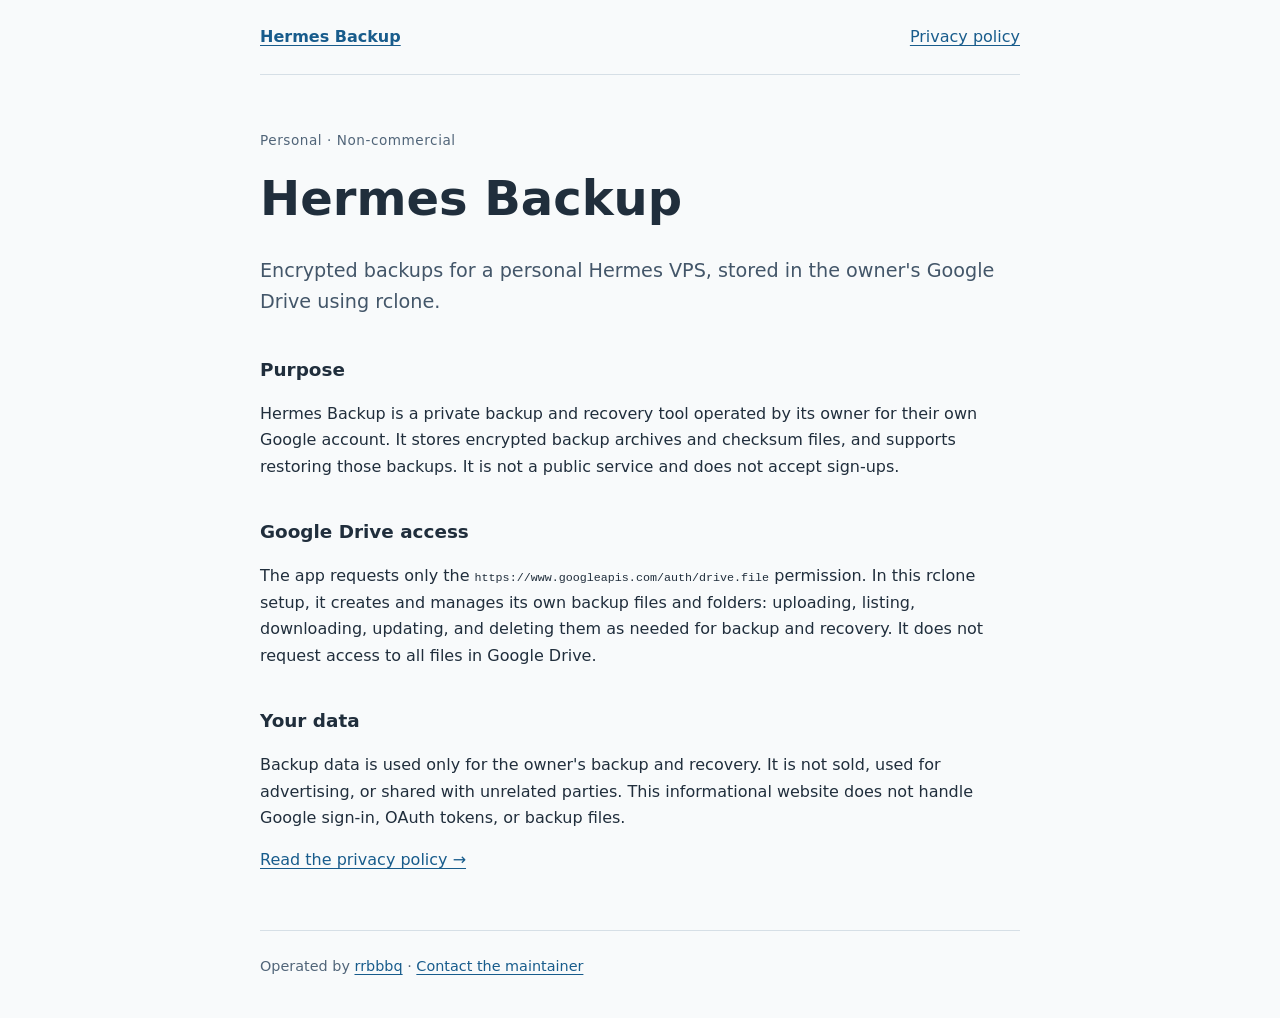
<file: index.html>
<!doctype html>
<html lang="en">
<head>
  <meta charset="utf-8">
  <meta name="viewport" content="width=device-width, initial-scale=1">
  <meta name="description" content="Hermes Backup is a personal, non-commercial rclone tool for encrypted Google Drive backups.">
  <title>Hermes Backup</title>
  <link rel="icon" href="data:,">
  <link rel="stylesheet" href="style.css">
</head>
<body>
  <header><nav aria-label="Main"><a href="./" aria-current="page">Hermes Backup</a><a href="privacy.html">Privacy policy</a></nav></header>
  <main>
    <p class="eyebrow">Personal · Non-commercial</p>
    <h1>Hermes Backup</h1>
    <p class="intro">Encrypted backups for a personal Hermes VPS, stored in the owner's Google Drive using rclone.</p>
    <h2>Purpose</h2>
    <p>Hermes Backup is a private backup and recovery tool operated by its owner for their own Google account. It stores encrypted backup archives and checksum files, and supports restoring those backups. It is not a public service and does not accept sign-ups.</p>
    <h2>Google Drive access</h2>
    <p>The app requests only the <code>https://www.googleapis.com/auth/drive.file</code> permission. In this rclone setup, it creates and manages its own backup files and folders: uploading, listing, downloading, updating, and deleting them as needed for backup and recovery. It does not request access to all files in Google Drive.</p>
    <h2>Your data</h2>
    <p>Backup data is used only for the owner's backup and recovery. It is not sold, used for advertising, or shared with unrelated parties. This informational website does not handle Google sign-in, OAuth tokens, or backup files.</p>
    <p><a href="privacy.html">Read the privacy policy →</a></p>
  </main>
  <footer>Operated by <a href="https://github.com/rrbbbq">rrbbbq</a> · <a href="https://github.com/rrbbbq/hermes-backup/issues">Contact the maintainer</a></footer>
</body>
</html>
</file>
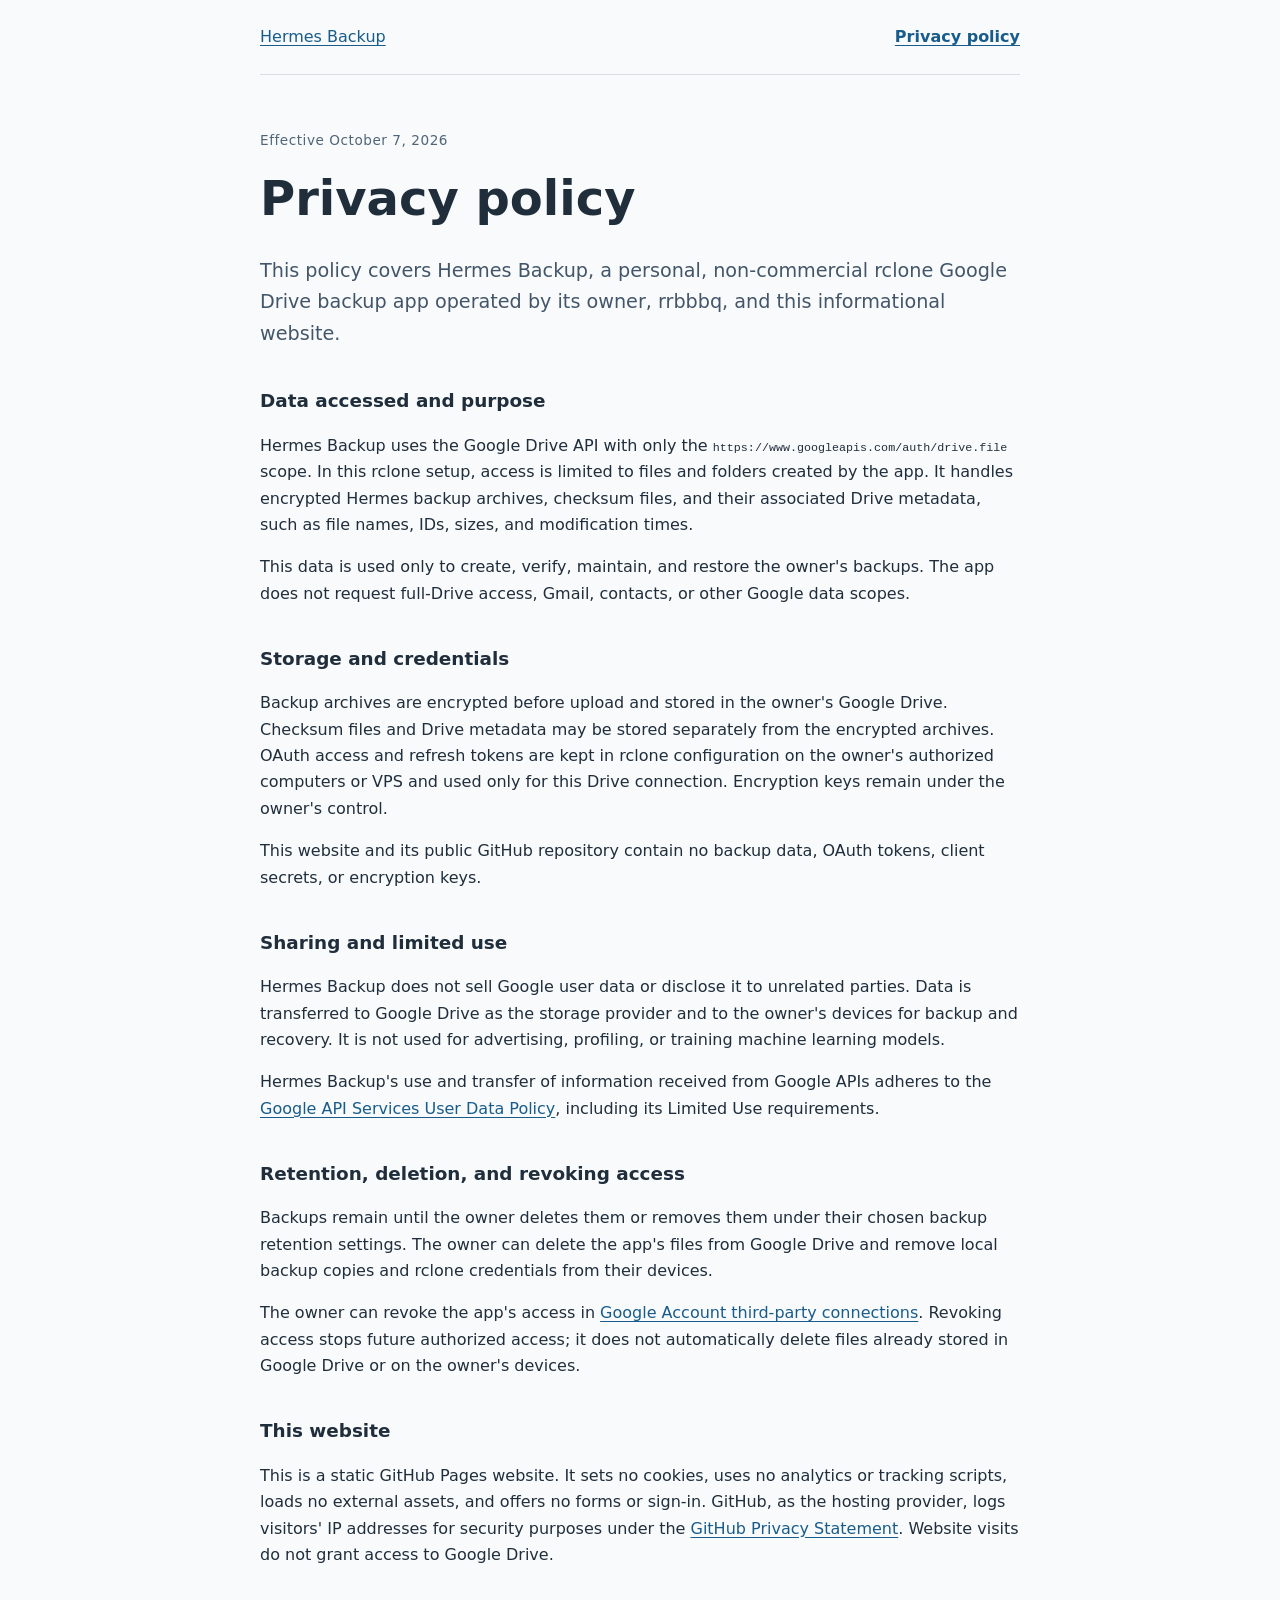
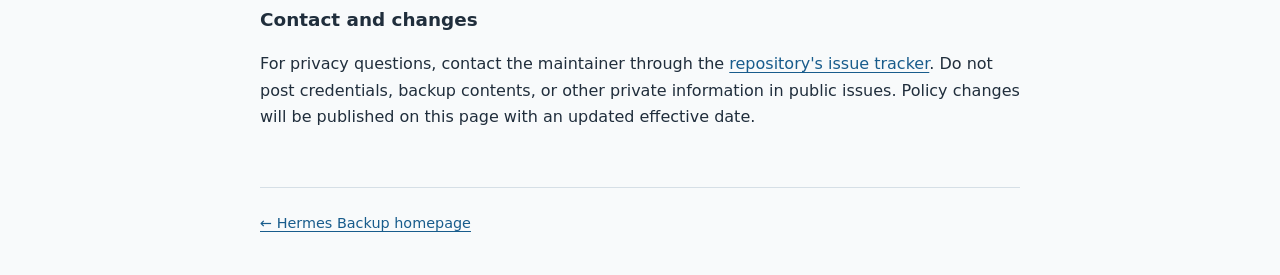
<file: privacy.html>
<!doctype html>
<html lang="en">
<head>
  <meta charset="utf-8">
  <meta name="viewport" content="width=device-width, initial-scale=1">
  <meta name="description" content="Privacy policy for the personal Hermes Backup rclone Google Drive app.">
  <title>Privacy Policy · Hermes Backup</title>
  <link rel="icon" href="data:,">
  <link rel="stylesheet" href="style.css">
</head>
<body>
  <header><nav aria-label="Main"><a href="./">Hermes Backup</a><a href="privacy.html" aria-current="page">Privacy policy</a></nav></header>
  <main>
    <p class="eyebrow">Effective October 7, 2026</p>
    <h1>Privacy policy</h1>
    <p class="intro">This policy covers Hermes Backup, a personal, non-commercial rclone Google Drive backup app operated by its owner, rrbbbq, and this informational website.</p>
    <h2>Data accessed and purpose</h2>
    <p>Hermes Backup uses the Google Drive API with only the <code>https://www.googleapis.com/auth/drive.file</code> scope. In this rclone setup, access is limited to files and folders created by the app. It handles encrypted Hermes backup archives, checksum files, and their associated Drive metadata, such as file names, IDs, sizes, and modification times.</p>
    <p>This data is used only to create, verify, maintain, and restore the owner's backups. The app does not request full-Drive access, Gmail, contacts, or other Google data scopes.</p>
    <h2>Storage and credentials</h2>
    <p>Backup archives are encrypted before upload and stored in the owner's Google Drive. Checksum files and Drive metadata may be stored separately from the encrypted archives. OAuth access and refresh tokens are kept in rclone configuration on the owner's authorized computers or VPS and used only for this Drive connection. Encryption keys remain under the owner's control.</p>
    <p>This website and its public GitHub repository contain no backup data, OAuth tokens, client secrets, or encryption keys.</p>
    <h2>Sharing and limited use</h2>
    <p>Hermes Backup does not sell Google user data or disclose it to unrelated parties. Data is transferred to Google Drive as the storage provider and to the owner's devices for backup and recovery. It is not used for advertising, profiling, or training machine learning models.</p>
    <p>Hermes Backup's use and transfer of information received from Google APIs adheres to the <a href="https://developers.google.com/terms/api-services-user-data-policy">Google API Services User Data Policy</a>, including its Limited Use requirements.</p>
    <h2>Retention, deletion, and revoking access</h2>
    <p>Backups remain until the owner deletes them or removes them under their chosen backup retention settings. The owner can delete the app's files from Google Drive and remove local backup copies and rclone credentials from their devices.</p>
    <p>The owner can revoke the app's access in <a href="https://myaccount.google.com/connections">Google Account third-party connections</a>. Revoking access stops future authorized access; it does not automatically delete files already stored in Google Drive or on the owner's devices.</p>
    <h2>This website</h2>
    <p>This is a static GitHub Pages website. It sets no cookies, uses no analytics or tracking scripts, loads no external assets, and offers no forms or sign-in. GitHub, as the hosting provider, logs visitors' IP addresses for security purposes under the <a href="https://docs.github.com/en/site-policy/privacy-policies/github-privacy-statement">GitHub Privacy Statement</a>. Website visits do not grant access to Google Drive.</p>
    <h2>Contact and changes</h2>
    <p>For privacy questions, contact the maintainer through the <a href="https://github.com/rrbbbq/hermes-backup/issues">repository's issue tracker</a>. Do not post credentials, backup contents, or other private information in public issues. Policy changes will be published on this page with an updated effective date.</p>
  </main>
  <footer><a href="./">← Hermes Backup homepage</a></footer>
</body>
</html>
</file>
<file: style.css>
:root { color-scheme: light; font-family: system-ui, sans-serif; color: #202e3c; background: #f8fafb; line-height: 1.65; }
body { max-width: 760px; margin: auto; padding: 0 24px; }
header { padding: 24px 0; border-bottom: 1px solid #d6dfe6; }
nav { display: flex; flex-wrap: wrap; justify-content: space-between; gap: 16px; }
a { color: #185c8c; text-underline-offset: .2em; }
a:focus-visible { outline: 3px solid #185c8c; outline-offset: 4px; }
nav a[aria-current="page"] { font-weight: 700; }
main { padding: 40px 0; }
.eyebrow { color: #516579; font-size: .85rem; letter-spacing: .04em; }
h1 { font-size: clamp(2rem, 6vw, 3rem); line-height: 1.15; margin: .4em 0 .6em; }
h2 { font-size: 1.15rem; margin-top: 2em; }
.intro { font-size: 1.2rem; color: #435669; }
code { font-size: .9em; overflow-wrap: anywhere; }
footer { padding: 24px 0 40px; border-top: 1px solid #d6dfe6; color: #516579; font-size: .9rem; }
</file>
